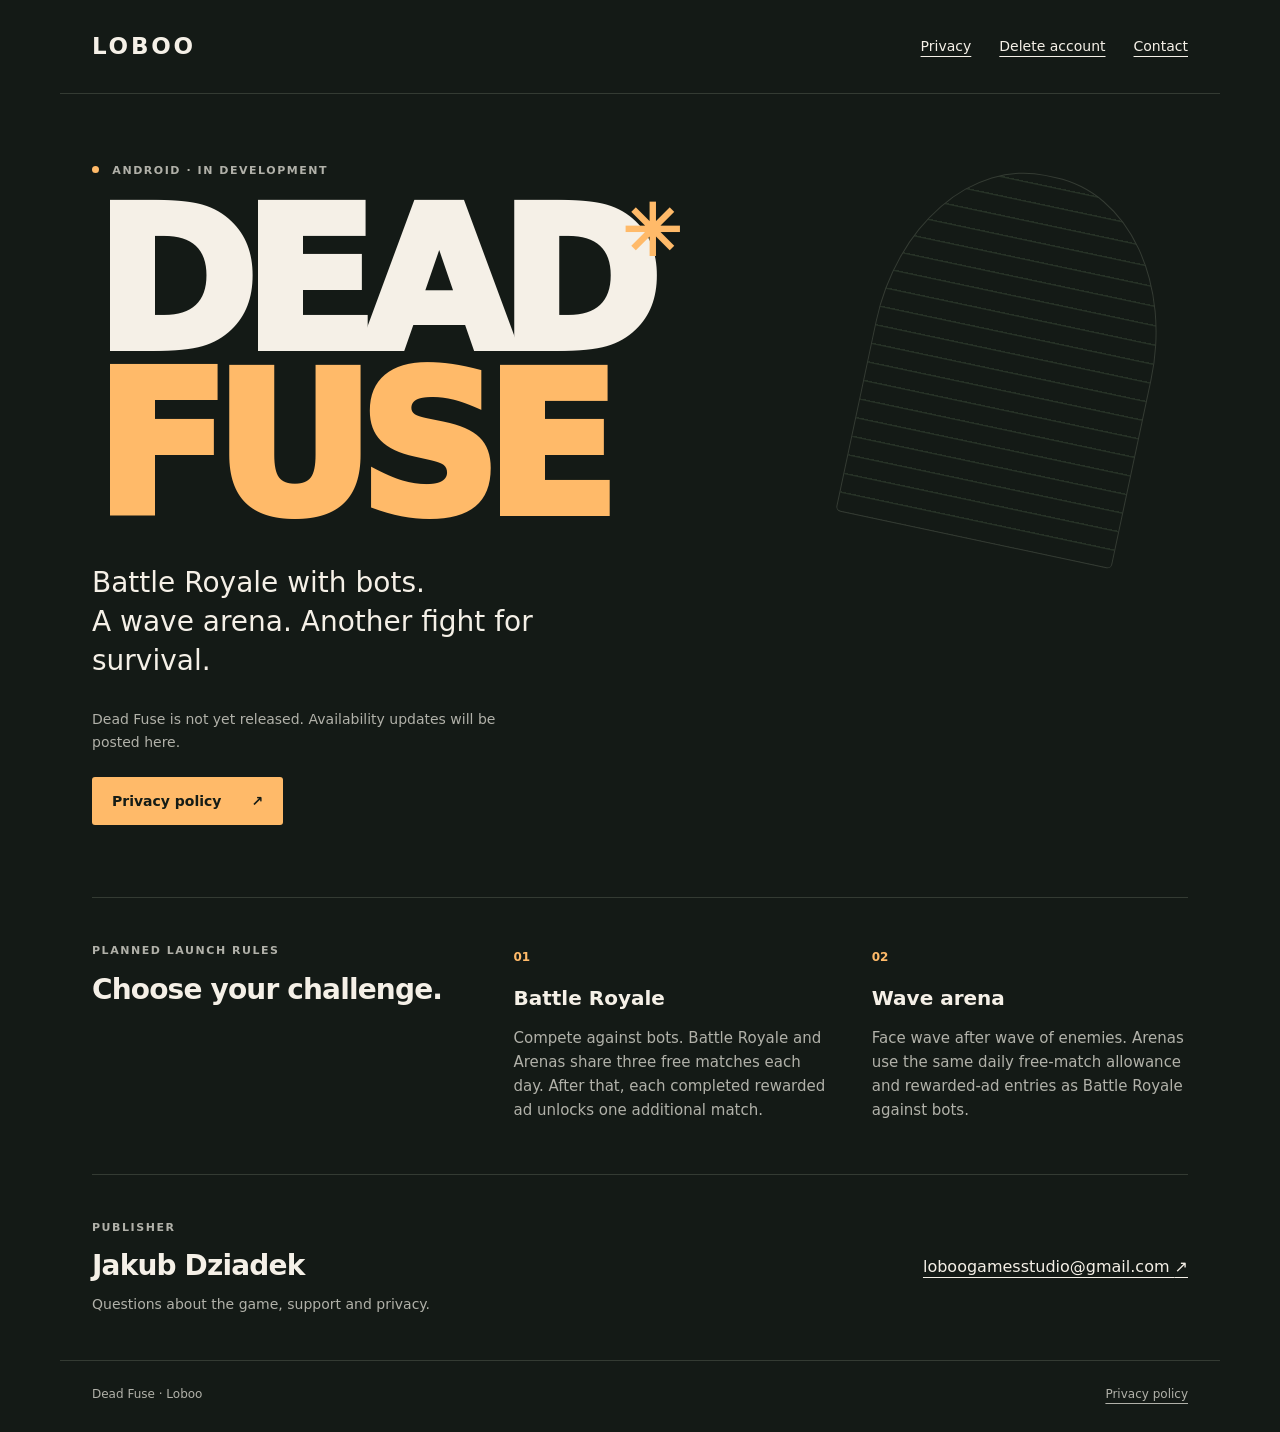
<file: index.html>
<!doctype html>
<html lang="en">
<head>
  <meta charset="utf-8">
  <meta name="viewport" content="width=device-width, initial-scale=1">
  <meta name="description" content="Dead Fuse by Loboo — an Android survival game. Game information, support and privacy.">
  <title>Dead Fuse · Loboo</title>
  <link rel="icon" href="/favicon.svg" type="image/svg+xml">
<link rel="stylesheet" href="/styles.css">
</head>
<body>
  <a class="skip" href="#main">Skip to content</a>
  <header class="site-header"><a class="wordmark" href="/" aria-label="Loboo — Home">LOBOO</a><nav aria-label="Navigation"><a href="/privacy-policy.html">Privacy</a><a href="/account-deletion.html">Delete account</a><a href="#contact">Contact</a></nav></header>
  <main id="main">
    <section class="hero" aria-labelledby="title">
      <p class="eyebrow"><span class="status-dot" aria-hidden="true"></span> Android · In development</p>
      <h1 id="title">DEAD<br><span>FUSE</span><span class="fuse-mark" aria-hidden="true">✳</span></h1>
      <p class="lead">Battle Royale with bots.<br>A wave arena. Another fight for survival.</p>
      <p class="release-note">Dead Fuse is not yet released. Availability updates will be posted here.</p>
      <a class="button" href="/privacy-policy.html">Privacy policy <span aria-hidden="true">↗</span></a>
    </section>
    <section class="modes" aria-labelledby="modes-title"><div><p class="eyebrow">Planned launch rules</p><h2 id="modes-title">Choose your challenge.</h2></div><div class="mode"><span class="number">01</span><h3>Battle Royale</h3><p>Compete against bots. Battle Royale and Arenas share three free matches each day. After that, each completed rewarded ad unlocks one additional match.</p></div><div class="mode"><span class="number">02</span><h3>Wave arena</h3><p>Face wave after wave of enemies. Arenas use the same daily free-match allowance and rewarded-ad entries as Battle Royale against bots.</p></div></section>
    <section class="contact" id="contact" aria-labelledby="contact-title"><div><p class="eyebrow">Publisher</p><h2 id="contact-title">Jakub Dziadek</h2><p>Questions about the game, support and privacy.</p></div><a class="contact-link" href="mailto:loboogamesstudio@gmail.com">loboogamesstudio@gmail.com <span aria-hidden="true">↗</span></a></section>
  </main>
  <footer><span>Dead Fuse · Loboo</span><a href="/privacy-policy.html">Privacy policy</a></footer>
</body>
</html>
</file>
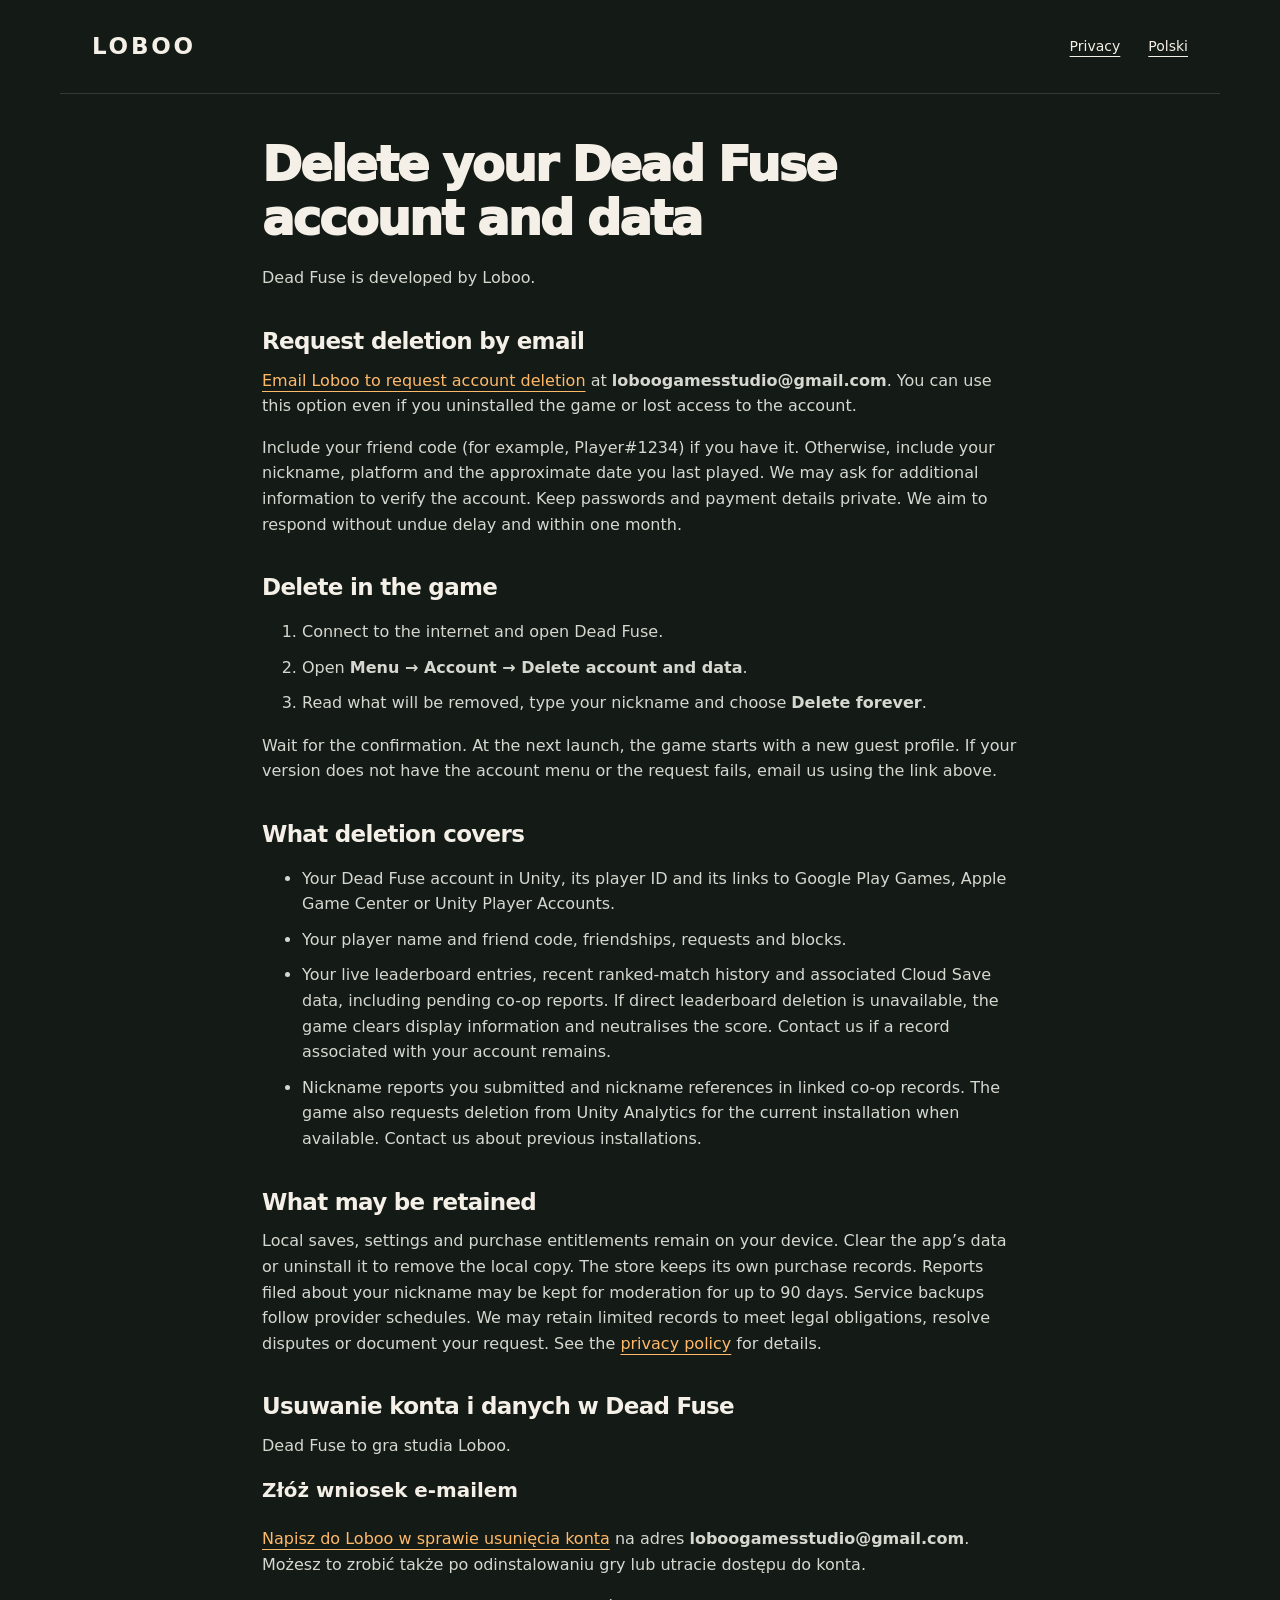
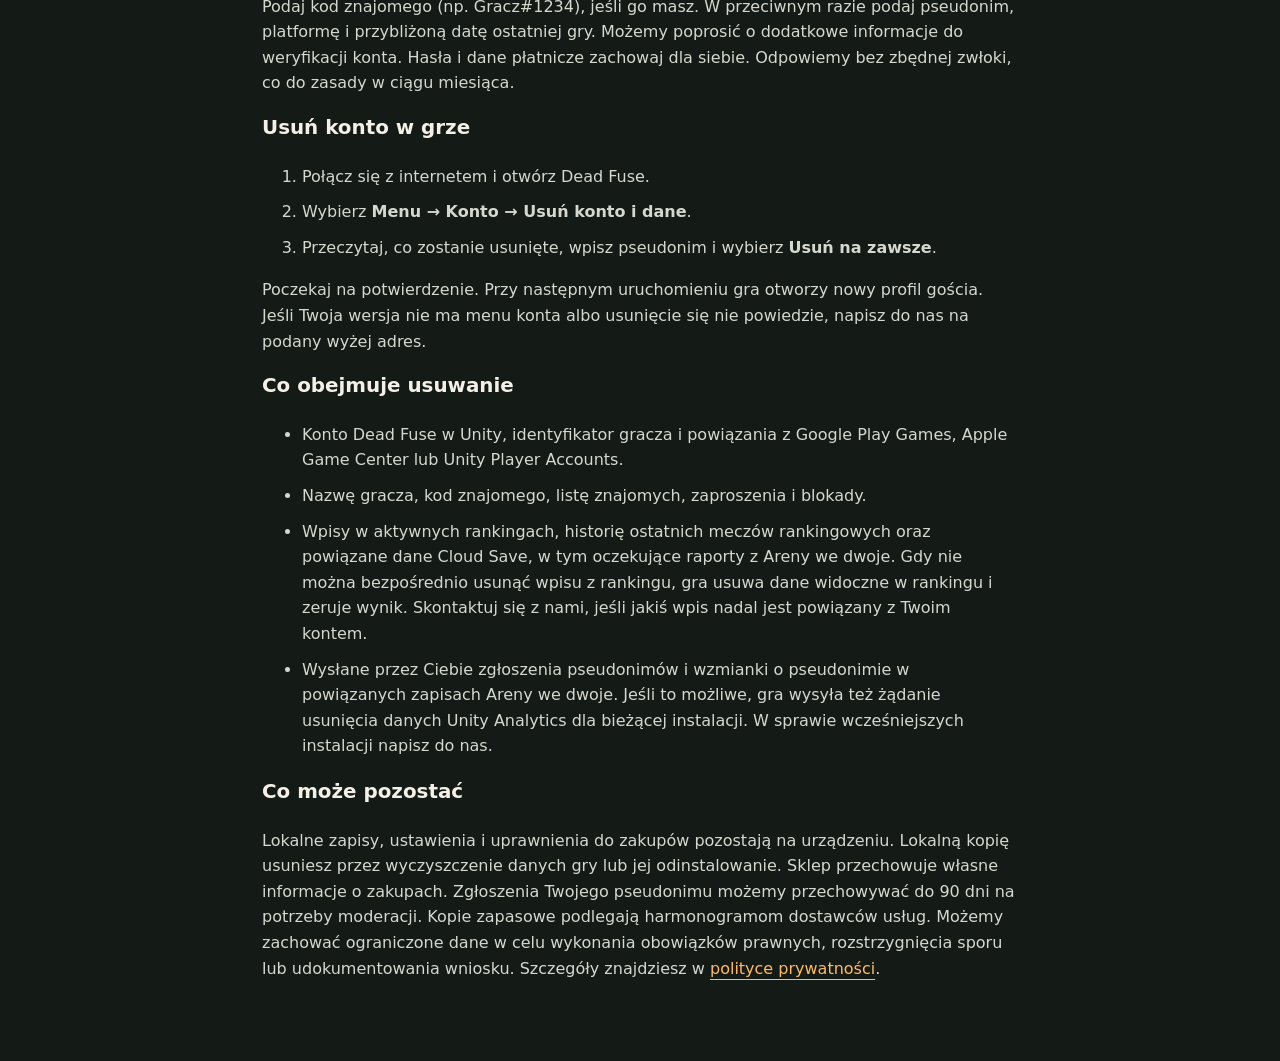
<file: account-deletion.html>
<!doctype html>
<html lang="en">
<head>
<meta charset="utf-8">
<meta name="viewport" content="width=device-width, initial-scale=1">
<meta name="description" content="Request deletion of your Dead Fuse account and data from Loboo.">
<title>Dead Fuse — Delete your account and data</title>
<link rel="icon" href="/favicon.svg" type="image/svg+xml">
<link rel="stylesheet" href="/styles.css">
</head>
<body>
<header class="site-header"><a class="wordmark" href="/" aria-label="Loboo — Home">LOBOO</a><nav aria-label="Navigation"><a href="/privacy-policy.html">Privacy</a><a href="#pl" lang="pl">Polski</a></nav></header>
<main class="privacy-content" id="main">
<h1>Delete your Dead Fuse account and data</h1>
<p>Dead Fuse is developed by Loboo.</p>
<h2>Request deletion by email</h2>
<p><a href="mailto:loboogamesstudio@gmail.com?subject=Dead%20Fuse%20account%20deletion">Email Loboo to request account deletion</a> at <strong>loboogamesstudio@gmail.com</strong>. You can use this option even if you uninstalled the game or lost access to the account.</p>
<p>Include your friend code (for example, Player#1234) if you have it. Otherwise, include your nickname, platform and the approximate date you last played. We may ask for additional information to verify the account. Keep passwords and payment details private. We aim to respond without undue delay and within one month.</p>
<h2>Delete in the game</h2>
<ol>
<li>Connect to the internet and open Dead Fuse.</li>
<li>Open <strong>Menu → Account → Delete account and data</strong>.</li>
<li>Read what will be removed, type your nickname and choose <strong>Delete forever</strong>.</li>
</ol>
<p>Wait for the confirmation. At the next launch, the game starts with a new guest profile. If your version does not have the account menu or the request fails, email us using the link above.</p>
<h2>What deletion covers</h2>
<ul>
<li>Your Dead Fuse account in Unity, its player ID and its links to Google Play Games, Apple Game Center or Unity Player Accounts.</li>
<li>Your player name and friend code, friendships, requests and blocks.</li>
<li>Your live leaderboard entries, recent ranked-match history and associated Cloud Save data, including pending co-op reports. If direct leaderboard deletion is unavailable, the game clears display information and neutralises the score. Contact us if a record associated with your account remains.</li>
<li>Nickname reports you submitted and nickname references in linked co-op records. The game also requests deletion from Unity Analytics for the current installation when available. Contact us about previous installations.</li>
</ul>
<h2>What may be retained</h2>
<p>Local saves, settings and purchase entitlements remain on your device. Clear the app’s data or uninstall it to remove the local copy. The store keeps its own purchase records. Reports filed about your nickname may be kept for moderation for up to 90 days. Service backups follow provider schedules. We may retain limited records to meet legal obligations, resolve disputes or document your request. See the <a href="/privacy-policy.html">privacy policy</a> for details.</p>
<section id="pl" lang="pl" aria-labelledby="heading-pl">
<h2 id="heading-pl">Usuwanie konta i danych w Dead Fuse</h2>
<p>Dead Fuse to gra studia Loboo.</p>
<h3>Złóż wniosek e-mailem</h3>
<p><a href="mailto:loboogamesstudio@gmail.com?subject=Usuni%C4%99cie%20konta%20Dead%20Fuse">Napisz do Loboo w sprawie usunięcia konta</a> na adres <strong>loboogamesstudio@gmail.com</strong>. Możesz to zrobić także po odinstalowaniu gry lub utracie dostępu do konta.</p>
<p>Podaj kod znajomego (np. Gracz#1234), jeśli go masz. W przeciwnym razie podaj pseudonim, platformę i przybliżoną datę ostatniej gry. Możemy poprosić o dodatkowe informacje do weryfikacji konta. Hasła i dane płatnicze zachowaj dla siebie. Odpowiemy bez zbędnej zwłoki, co do zasady w ciągu miesiąca.</p>
<h3>Usuń konto w grze</h3>
<ol>
<li>Połącz się z internetem i otwórz Dead Fuse.</li>
<li>Wybierz <strong>Menu → Konto → Usuń konto i dane</strong>.</li>
<li>Przeczytaj, co zostanie usunięte, wpisz pseudonim i wybierz <strong>Usuń na zawsze</strong>.</li>
</ol>
<p>Poczekaj na potwierdzenie. Przy następnym uruchomieniu gra otworzy nowy profil gościa. Jeśli Twoja wersja nie ma menu konta albo usunięcie się nie powiedzie, napisz do nas na podany wyżej adres.</p>
<h3>Co obejmuje usuwanie</h3>
<ul>
<li>Konto Dead Fuse w Unity, identyfikator gracza i powiązania z Google Play Games, Apple Game Center lub Unity Player Accounts.</li>
<li>Nazwę gracza, kod znajomego, listę znajomych, zaproszenia i blokady.</li>
<li>Wpisy w aktywnych rankingach, historię ostatnich meczów rankingowych oraz powiązane dane Cloud Save, w tym oczekujące raporty z Areny we dwoje. Gdy nie można bezpośrednio usunąć wpisu z rankingu, gra usuwa dane widoczne w rankingu i zeruje wynik. Skontaktuj się z nami, jeśli jakiś wpis nadal jest powiązany z Twoim kontem.</li>
<li>Wysłane przez Ciebie zgłoszenia pseudonimów i wzmianki o pseudonimie w powiązanych zapisach Areny we dwoje. Jeśli to możliwe, gra wysyła też żądanie usunięcia danych Unity Analytics dla bieżącej instalacji. W sprawie wcześniejszych instalacji napisz do nas.</li>
</ul>
<h3>Co może pozostać</h3>
<p>Lokalne zapisy, ustawienia i uprawnienia do zakupów pozostają na urządzeniu. Lokalną kopię usuniesz przez wyczyszczenie danych gry lub jej odinstalowanie. Sklep przechowuje własne informacje o zakupach. Zgłoszenia Twojego pseudonimu możemy przechowywać do 90 dni na potrzeby moderacji. Kopie zapasowe podlegają harmonogramom dostawców usług. Możemy zachować ograniczone dane w celu wykonania obowiązków prawnych, rozstrzygnięcia sporu lub udokumentowania wniosku. Szczegóły znajdziesz w <a href="/privacy-policy.html">polityce prywatności</a>.</p>
</section>
</main>
</body>
</html>
</file>
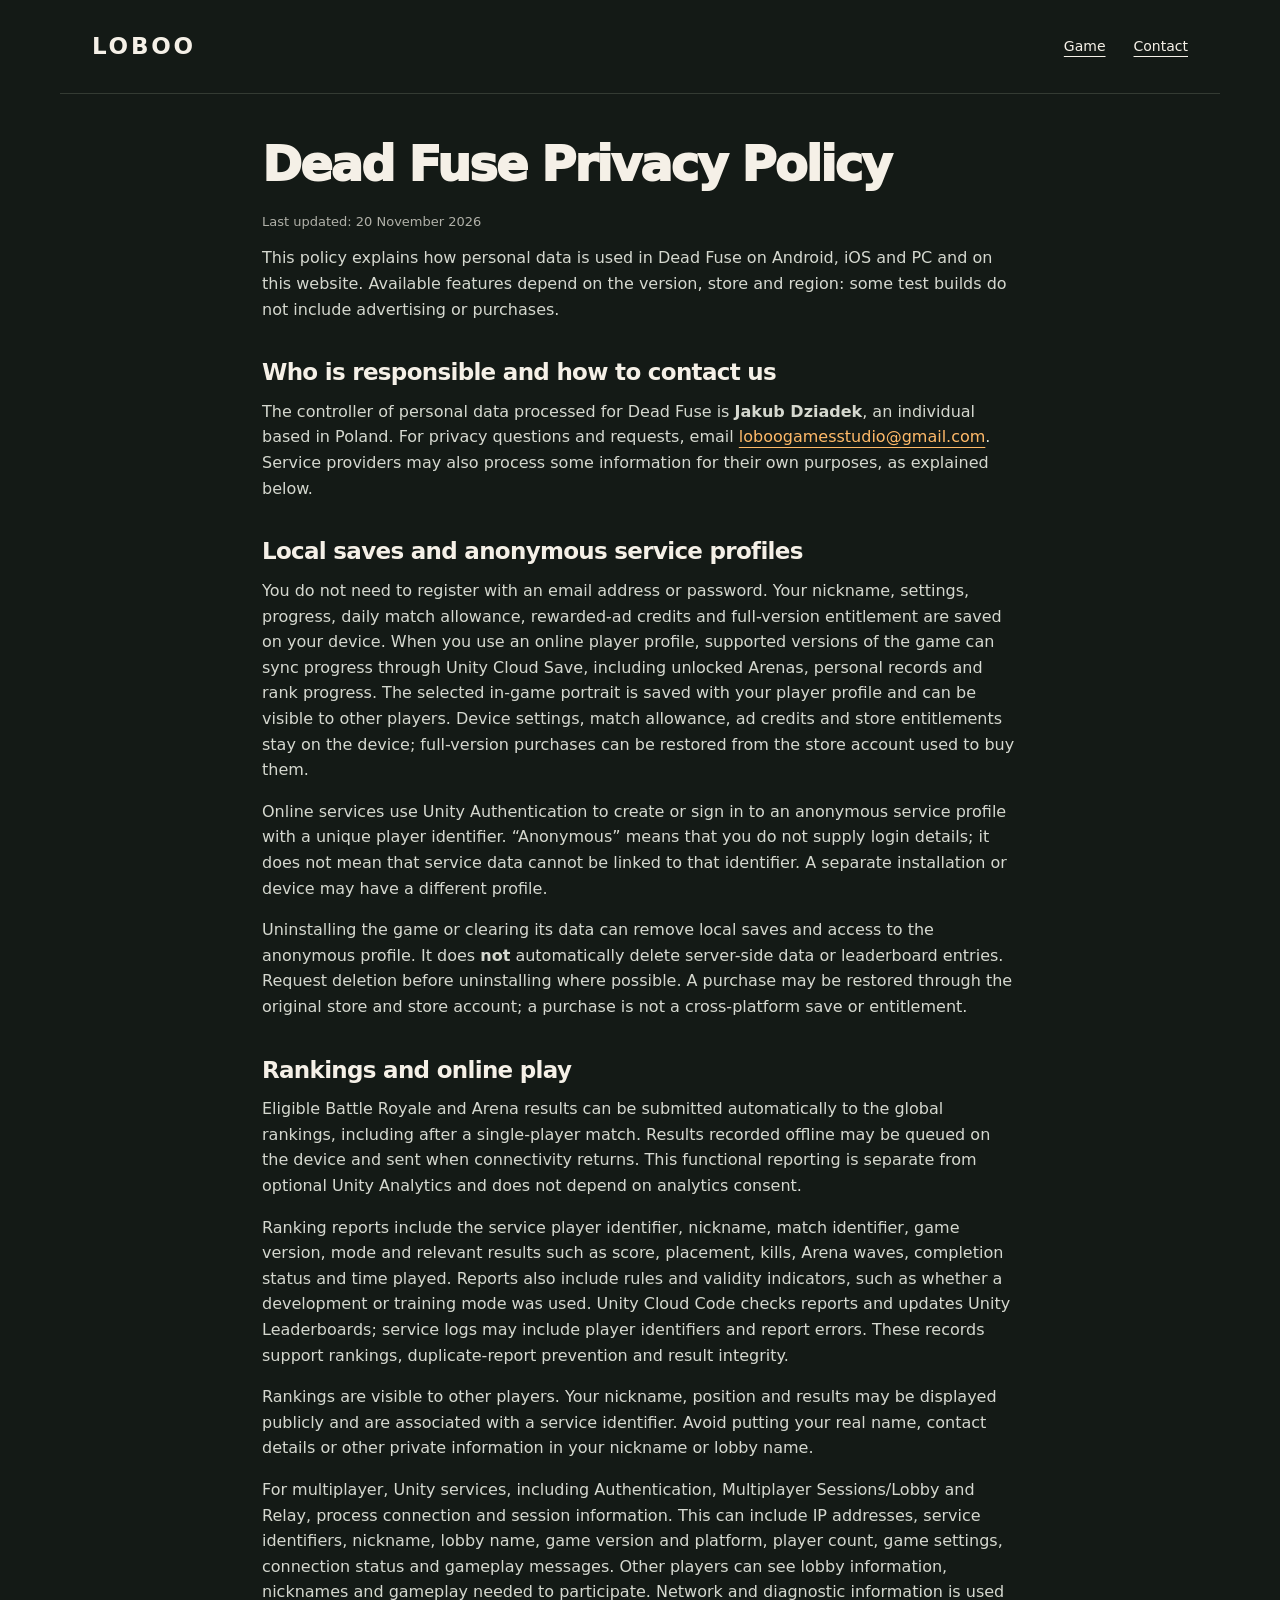
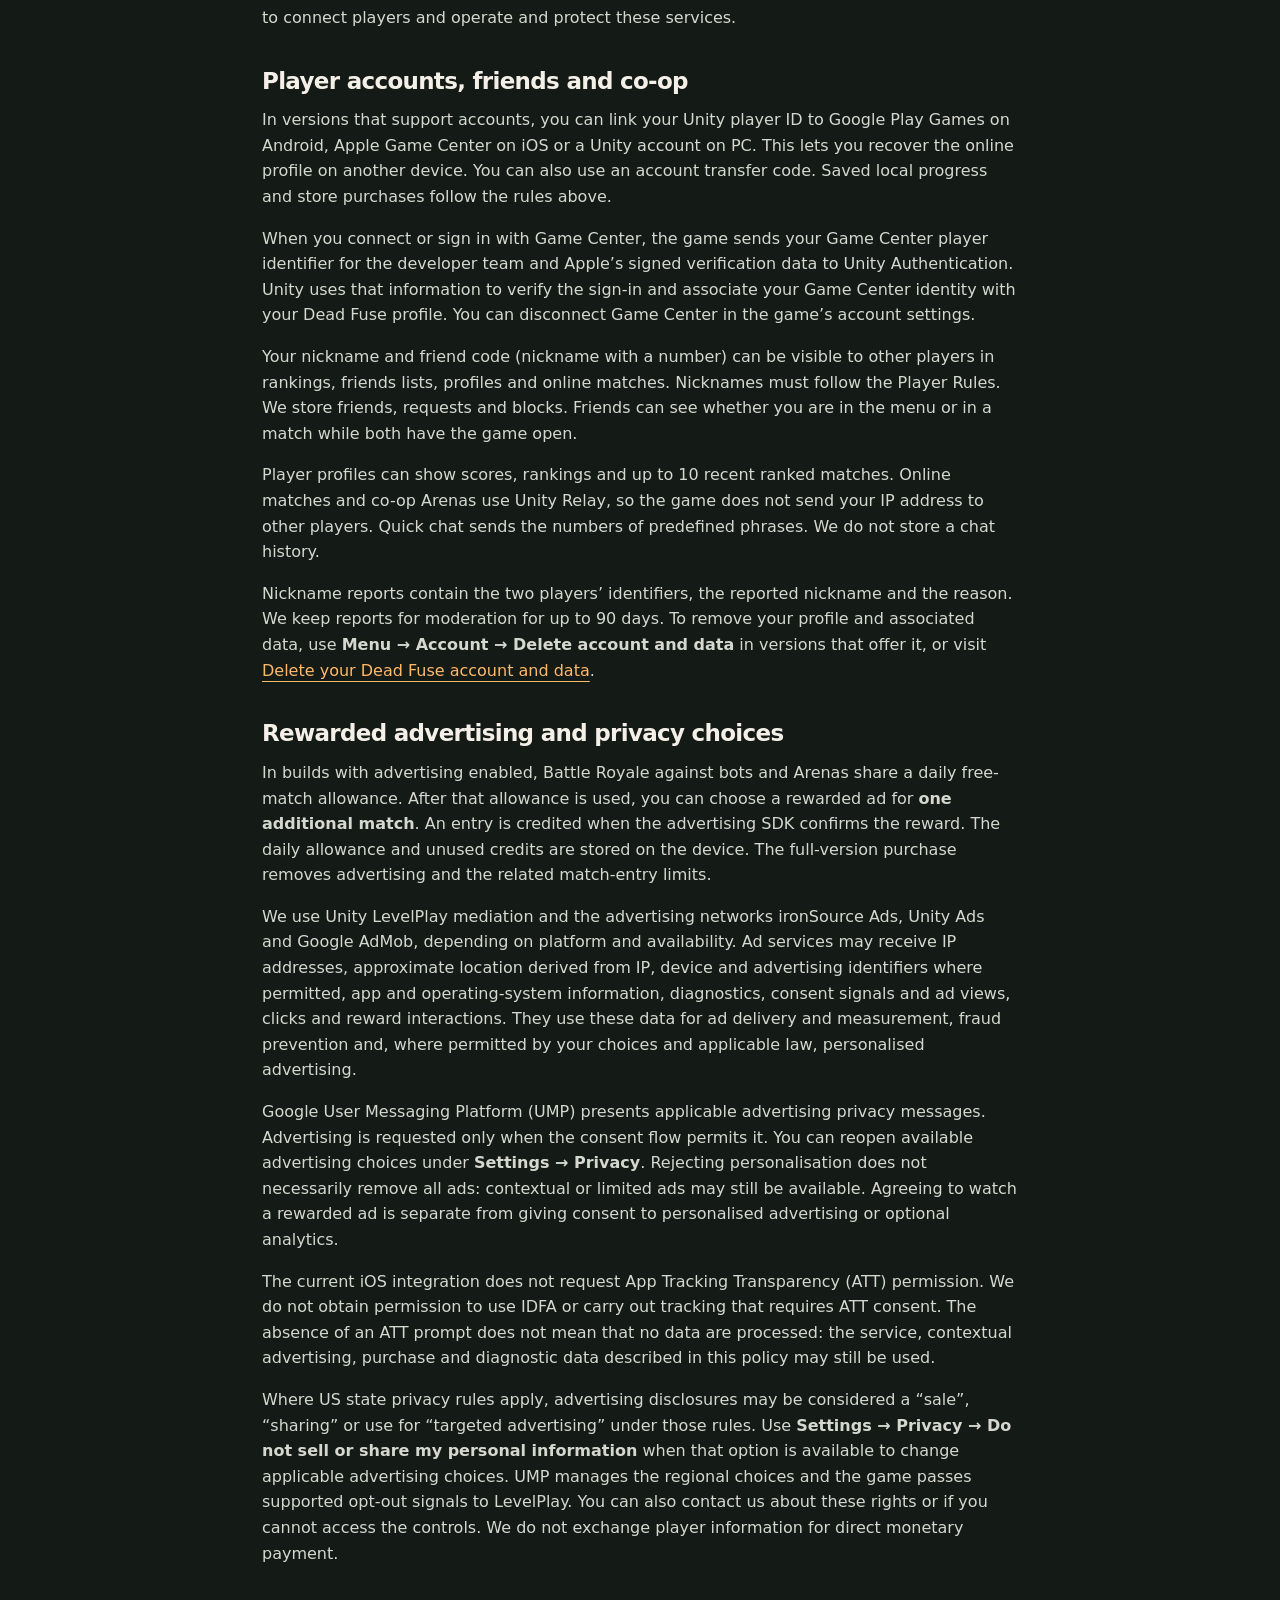
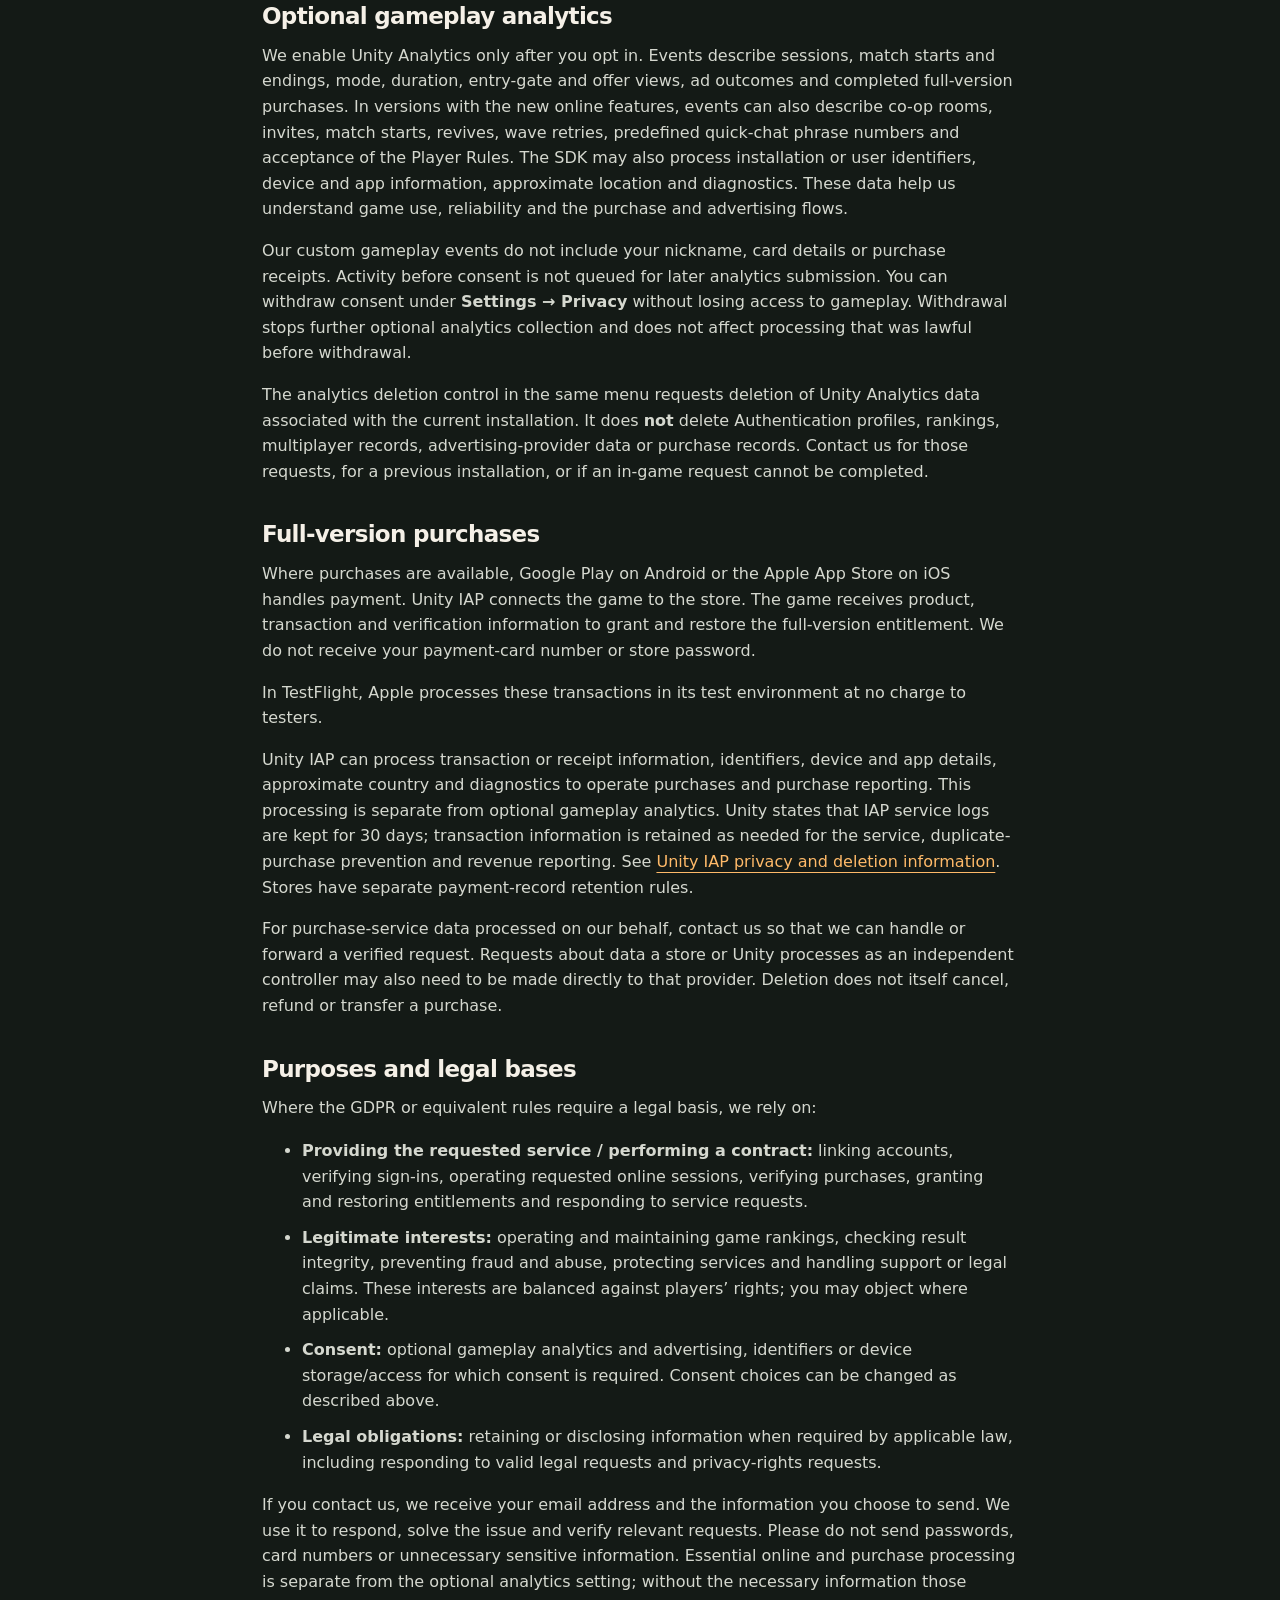
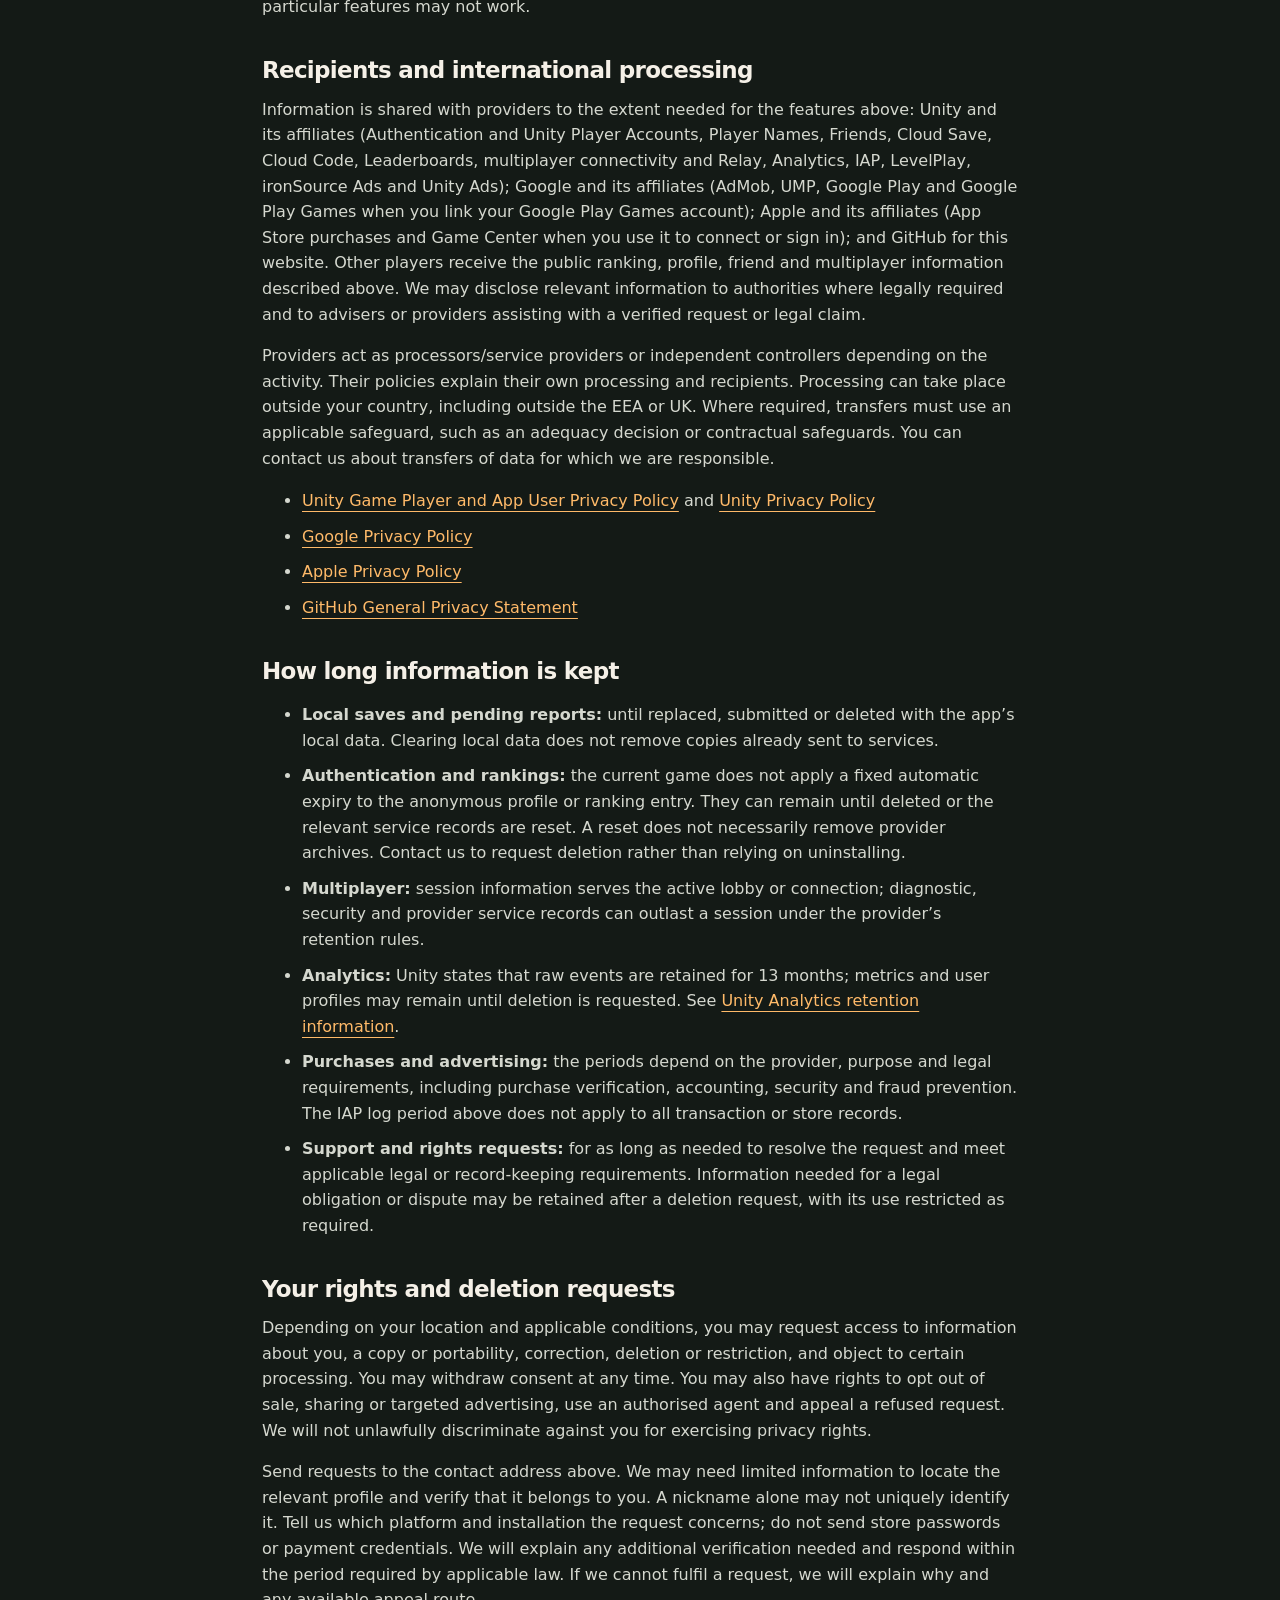
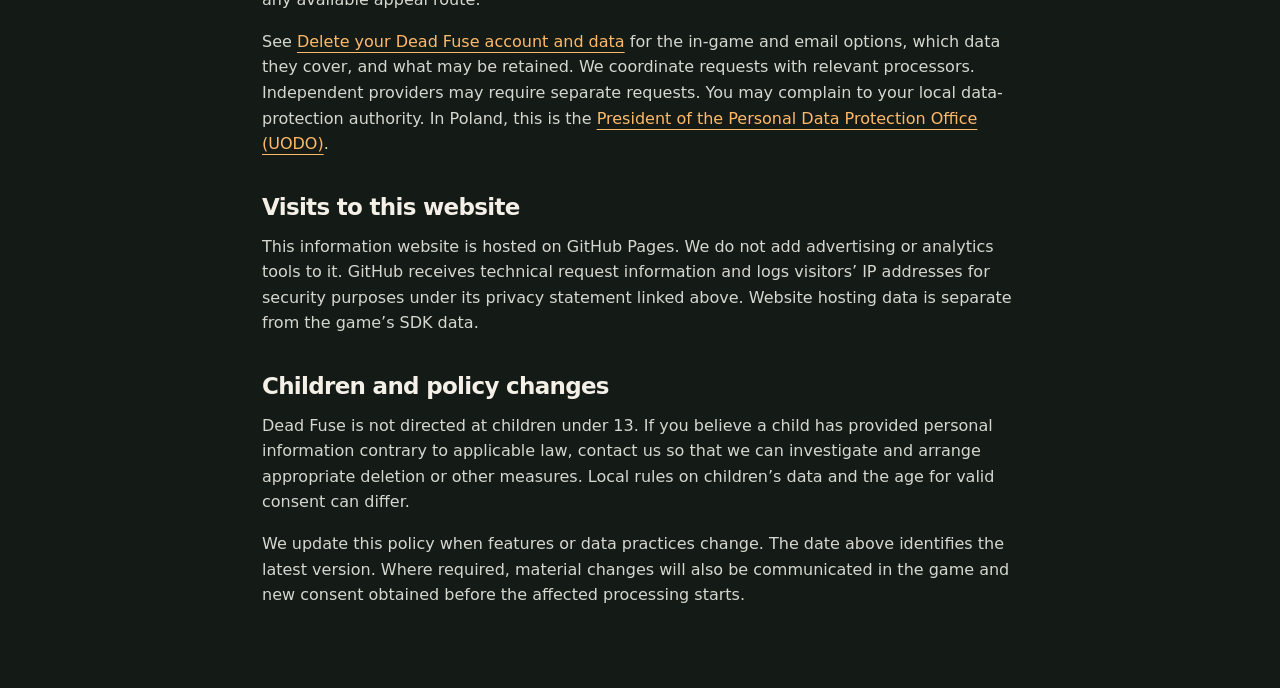
<file: privacy-policy.html>
<!doctype html>
<html lang="en">
<head>
<meta charset="utf-8">
<meta name="viewport" content="width=device-width, initial-scale=1">
<meta name="description" content="Privacy policy for Dead Fuse by Jakub Dziadek.">
<title>Dead Fuse — Privacy Policy</title>
<link rel="icon" href="/favicon.svg" type="image/svg+xml">
<link rel="stylesheet" href="/styles.css">
</head>
<body>
<header class="site-header"><a class="wordmark" href="/" aria-label="Loboo — Home">LOBOO</a><nav aria-label="Navigation"><a href="/">Game</a><a href="mailto:loboogamesstudio@gmail.com">Contact</a></nav></header>
<main class="privacy-content" id="main">
<h1>Dead Fuse Privacy Policy</h1>
<p class="date">Last updated: 20 November 2026</p>
<p>This policy explains how personal data is used in Dead Fuse on Android, iOS and PC and on this website. Available features depend on the version, store and region: some test builds do not include advertising or purchases.</p>

<h2 id="controller">Who is responsible and how to contact us</h2>
<p>The controller of personal data processed for Dead Fuse is <strong>Jakub Dziadek</strong>, an individual based in Poland. For privacy questions and requests, email <a href="mailto:loboogamesstudio@gmail.com">loboogamesstudio@gmail.com</a>. Service providers may also process some information for their own purposes, as explained below.</p>

<h2 id="local-data">Local saves and anonymous service profiles</h2>
<p>You do not need to register with an email address or password. Your nickname, settings, progress, daily match allowance, rewarded-ad credits and full-version entitlement are saved on your device. When you use an online player profile, supported versions of the game can sync progress through Unity Cloud Save, including unlocked Arenas, personal records and rank progress. The selected in-game portrait is saved with your player profile and can be visible to other players. Device settings, match allowance, ad credits and store entitlements stay on the device; full-version purchases can be restored from the store account used to buy them.</p>
<p>Online services use Unity Authentication to create or sign in to an anonymous service profile with a unique player identifier. “Anonymous” means that you do not supply login details; it does not mean that service data cannot be linked to that identifier. A separate installation or device may have a different profile.</p>
<p>Uninstalling the game or clearing its data can remove local saves and access to the anonymous profile. It does <strong>not</strong> automatically delete server-side data or leaderboard entries. Request deletion before uninstalling where possible. A purchase may be restored through the original store and store account; a purchase is not a cross-platform save or entitlement.</p>

<h2 id="rankings">Rankings and online play</h2>
<p>Eligible Battle Royale and Arena results can be submitted automatically to the global rankings, including after a single-player match. Results recorded offline may be queued on the device and sent when connectivity returns. This functional reporting is separate from optional Unity Analytics and does not depend on analytics consent.</p>
<p>Ranking reports include the service player identifier, nickname, match identifier, game version, mode and relevant results such as score, placement, kills, Arena waves, completion status and time played. Reports also include rules and validity indicators, such as whether a development or training mode was used. Unity Cloud Code checks reports and updates Unity Leaderboards; service logs may include player identifiers and report errors. These records support rankings, duplicate-report prevention and result integrity.</p>
<p>Rankings are visible to other players. Your nickname, position and results may be displayed publicly and are associated with a service identifier. Avoid putting your real name, contact details or other private information in your nickname or lobby name.</p>
<p>For multiplayer, Unity services, including Authentication, Multiplayer Sessions/Lobby and Relay, process connection and session information. This can include IP addresses, service identifiers, nickname, lobby name, game version and platform, player count, game settings, connection status and gameplay messages. Other players can see lobby information, nicknames and gameplay needed to participate. Network and diagnostic information is used to connect players and operate and protect these services.</p>

<h2 id="accounts">Player accounts, friends and co-op</h2>
<p>In versions that support accounts, you can link your Unity player ID to Google Play Games on Android, Apple Game Center on iOS or a Unity account on PC. This lets you recover the online profile on another device. You can also use an account transfer code. Saved local progress and store purchases follow the rules above.</p>
<p>When you connect or sign in with Game Center, the game sends your Game Center player identifier for the developer team and Apple’s signed verification data to Unity Authentication. Unity uses that information to verify the sign-in and associate your Game Center identity with your Dead Fuse profile. You can disconnect Game Center in the game’s account settings.</p>
<p>Your nickname and friend code (nickname with a number) can be visible to other players in rankings, friends lists, profiles and online matches. Nicknames must follow the Player Rules. We store friends, requests and blocks. Friends can see whether you are in the menu or in a match while both have the game open.</p>
<p>Player profiles can show scores, rankings and up to 10 recent ranked matches. Online matches and co-op Arenas use Unity Relay, so the game does not send your IP address to other players. Quick chat sends the numbers of predefined phrases. We do not store a chat history.</p>
<p>Nickname reports contain the two players’ identifiers, the reported nickname and the reason. We keep reports for moderation for up to 90 days. To remove your profile and associated data, use <strong>Menu → Account → Delete account and data</strong> in versions that offer it, or visit <a href="/account-deletion.html">Delete your Dead Fuse account and data</a>.</p>

<h2 id="advertising">Rewarded advertising and privacy choices</h2>
<p>In builds with advertising enabled, Battle Royale against bots and Arenas share a daily free-match allowance. After that allowance is used, you can choose a rewarded ad for <strong>one additional match</strong>. An entry is credited when the advertising SDK confirms the reward. The daily allowance and unused credits are stored on the device. The full-version purchase removes advertising and the related match-entry limits.</p>
<p>We use Unity LevelPlay mediation and the advertising networks ironSource Ads, Unity Ads and Google AdMob, depending on platform and availability. Ad services may receive IP addresses, approximate location derived from IP, device and advertising identifiers where permitted, app and operating-system information, diagnostics, consent signals and ad views, clicks and reward interactions. They use these data for ad delivery and measurement, fraud prevention and, where permitted by your choices and applicable law, personalised advertising.</p>
<p>Google User Messaging Platform (UMP) presents applicable advertising privacy messages. Advertising is requested only when the consent flow permits it. You can reopen available advertising choices under <strong>Settings → Privacy</strong>. Rejecting personalisation does not necessarily remove all ads: contextual or limited ads may still be available. Agreeing to watch a rewarded ad is separate from giving consent to personalised advertising or optional analytics.</p>
<p>The current iOS integration does not request App Tracking Transparency (ATT) permission. We do not obtain permission to use IDFA or carry out tracking that requires ATT consent. The absence of an ATT prompt does not mean that no data are processed: the service, contextual advertising, purchase and diagnostic data described in this policy may still be used.</p>
<p>Where US state privacy rules apply, advertising disclosures may be considered a “sale”, “sharing” or use for “targeted advertising” under those rules. Use <strong>Settings → Privacy → Do not sell or share my personal information</strong> when that option is available to change applicable advertising choices. UMP manages the regional choices and the game passes supported opt-out signals to LevelPlay. You can also contact us about these rights or if you cannot access the controls. We do not exchange player information for direct monetary payment.</p>

<h2 id="analytics">Optional gameplay analytics</h2>
<p>We enable Unity Analytics only after you opt in. Events describe sessions, match starts and endings, mode, duration, entry-gate and offer views, ad outcomes and completed full-version purchases. In versions with the new online features, events can also describe co-op rooms, invites, match starts, revives, wave retries, predefined quick-chat phrase numbers and acceptance of the Player Rules. The SDK may also process installation or user identifiers, device and app information, approximate location and diagnostics. These data help us understand game use, reliability and the purchase and advertising flows.</p>
<p>Our custom gameplay events do not include your nickname, card details or purchase receipts. Activity before consent is not queued for later analytics submission. You can withdraw consent under <strong>Settings → Privacy</strong> without losing access to gameplay. Withdrawal stops further optional analytics collection and does not affect processing that was lawful before withdrawal.</p>
<p>The analytics deletion control in the same menu requests deletion of Unity Analytics data associated with the current installation. It does <strong>not</strong> delete Authentication profiles, rankings, multiplayer records, advertising-provider data or purchase records. Contact us for those requests, for a previous installation, or if an in-game request cannot be completed.</p>

<h2 id="purchases">Full-version purchases</h2>
<p>Where purchases are available, Google Play on Android or the Apple App Store on iOS handles payment. Unity IAP connects the game to the store. The game receives product, transaction and verification information to grant and restore the full-version entitlement. We do not receive your payment-card number or store password.</p>
<p>In TestFlight, Apple processes these transactions in its test environment at no charge to testers.</p>
<p>Unity IAP can process transaction or receipt information, identifiers, device and app details, approximate country and diagnostics to operate purchases and purchase reporting. This processing is separate from optional gameplay analytics. Unity states that IAP service logs are kept for 30 days; transaction information is retained as needed for the service, duplicate-purchase prevention and revenue reporting. See <a href="https://docs.unity.com/en-us/iap/privacy-and-consent/overview">Unity IAP privacy and deletion information</a>. Stores have separate payment-record retention rules.</p>
<p>For purchase-service data processed on our behalf, contact us so that we can handle or forward a verified request. Requests about data a store or Unity processes as an independent controller may also need to be made directly to that provider. Deletion does not itself cancel, refund or transfer a purchase.</p>

<h2 id="purposes">Purposes and legal bases</h2>
<p>Where the GDPR or equivalent rules require a legal basis, we rely on:</p>
<ul>
<li><strong>Providing the requested service / performing a contract:</strong> linking accounts, verifying sign-ins, operating requested online sessions, verifying purchases, granting and restoring entitlements and responding to service requests.</li>
<li><strong>Legitimate interests:</strong> operating and maintaining game rankings, checking result integrity, preventing fraud and abuse, protecting services and handling support or legal claims. These interests are balanced against players’ rights; you may object where applicable.</li>
<li><strong>Consent:</strong> optional gameplay analytics and advertising, identifiers or device storage/access for which consent is required. Consent choices can be changed as described above.</li>
<li><strong>Legal obligations:</strong> retaining or disclosing information when required by applicable law, including responding to valid legal requests and privacy-rights requests.</li>
</ul>
<p>If you contact us, we receive your email address and the information you choose to send. We use it to respond, solve the issue and verify relevant requests. Please do not send passwords, card numbers or unnecessary sensitive information. Essential online and purchase processing is separate from the optional analytics setting; without the necessary information those particular features may not work.</p>

<h2 id="providers">Recipients and international processing</h2>
<p>Information is shared with providers to the extent needed for the features above: Unity and its affiliates (Authentication and Unity Player Accounts, Player Names, Friends, Cloud Save, Cloud Code, Leaderboards, multiplayer connectivity and Relay, Analytics, IAP, LevelPlay, ironSource Ads and Unity Ads); Google and its affiliates (AdMob, UMP, Google Play and Google Play Games when you link your Google Play Games account); Apple and its affiliates (App Store purchases and Game Center when you use it to connect or sign in); and GitHub for this website. Other players receive the public ranking, profile, friend and multiplayer information described above. We may disclose relevant information to authorities where legally required and to advisers or providers assisting with a verified request or legal claim.</p>
<p>Providers act as processors/service providers or independent controllers depending on the activity. Their policies explain their own processing and recipients. Processing can take place outside your country, including outside the EEA or UK. Where required, transfers must use an applicable safeguard, such as an adequacy decision or contractual safeguards. You can contact us about transfers of data for which we are responsible.</p>
<ul>
<li><a href="https://unity.com/legal/game-player-and-app-user-privacy-policy">Unity Game Player and App User Privacy Policy</a> and <a href="https://unity.com/legal/privacy-policy">Unity Privacy Policy</a></li>
<li><a href="https://policies.google.com/privacy">Google Privacy Policy</a></li>
<li><a href="https://www.apple.com/legal/privacy/">Apple Privacy Policy</a></li>
<li><a href="https://docs.github.com/en/site-policy/privacy-policies/github-general-privacy-statement">GitHub General Privacy Statement</a></li>
</ul>

<h2 id="retention">How long information is kept</h2>
<ul>
<li><strong>Local saves and pending reports:</strong> until replaced, submitted or deleted with the app’s local data. Clearing local data does not remove copies already sent to services.</li>
<li><strong>Authentication and rankings:</strong> the current game does not apply a fixed automatic expiry to the anonymous profile or ranking entry. They can remain until deleted or the relevant service records are reset. A reset does not necessarily remove provider archives. Contact us to request deletion rather than relying on uninstalling.</li>
<li><strong>Multiplayer:</strong> session information serves the active lobby or connection; diagnostic, security and provider service records can outlast a session under the provider’s retention rules.</li>
<li><strong>Analytics:</strong> Unity states that raw events are retained for 13 months; metrics and user profiles may remain until deletion is requested. See <a href="https://docs.unity.com/en-us/analytics/FAQ">Unity Analytics retention information</a>.</li>
<li><strong>Purchases and advertising:</strong> the periods depend on the provider, purpose and legal requirements, including purchase verification, accounting, security and fraud prevention. The IAP log period above does not apply to all transaction or store records.</li>
<li><strong>Support and rights requests:</strong> for as long as needed to resolve the request and meet applicable legal or record-keeping requirements. Information needed for a legal obligation or dispute may be retained after a deletion request, with its use restricted as required.</li>
</ul>

<h2 id="rights">Your rights and deletion requests</h2>
<p>Depending on your location and applicable conditions, you may request access to information about you, a copy or portability, correction, deletion or restriction, and object to certain processing. You may withdraw consent at any time. You may also have rights to opt out of sale, sharing or targeted advertising, use an authorised agent and appeal a refused request. We will not unlawfully discriminate against you for exercising privacy rights.</p>
<p>Send requests to the contact address above. We may need limited information to locate the relevant profile and verify that it belongs to you. A nickname alone may not uniquely identify it. Tell us which platform and installation the request concerns; do not send store passwords or payment credentials. We will explain any additional verification needed and respond within the period required by applicable law. If we cannot fulfil a request, we will explain why and any available appeal route.</p>
<p>See <a href="/account-deletion.html">Delete your Dead Fuse account and data</a> for the in-game and email options, which data they cover, and what may be retained. We coordinate requests with relevant processors. Independent providers may require separate requests. You may complain to your local data-protection authority. In Poland, this is the <a href="https://uodo.gov.pl/en">President of the Personal Data Protection Office (UODO)</a>.</p>

<h2 id="website">Visits to this website</h2>
<p>This information website is hosted on GitHub Pages. We do not add advertising or analytics tools to it. GitHub receives technical request information and logs visitors’ IP addresses for security purposes under its privacy statement linked above. Website hosting data is separate from the game’s SDK data.</p>

<h2 id="children">Children and policy changes</h2>
<p>Dead Fuse is not directed at children under 13. If you believe a child has provided personal information contrary to applicable law, contact us so that we can investigate and arrange appropriate deletion or other measures. Local rules on children’s data and the age for valid consent can differ.</p>
<p>We update this policy when features or data practices change. The date above identifies the latest version. Where required, material changes will also be communicated in the game and new consent obtained before the affected processing starts.</p>
</main>
</body>
</html>
</file>
<file: styles.css>
:root{color-scheme:dark;--ink:#f5f0e7;--muted:#b1b1a9;--accent:#ffba69;--line:#343b33;--bg:#141a16}*{box-sizing:border-box}html{scroll-behavior:smooth}body{margin:0;background:var(--bg);color:var(--ink);font:17px/1.6 system-ui,-apple-system,BlinkMacSystemFont,"Segoe UI",sans-serif}a{color:inherit;text-underline-offset:5px}a:hover{color:var(--accent)}a:focus-visible{outline:3px solid var(--accent);outline-offset:6px}h1,h2,h3,p{margin-top:0}.site-header,main,footer{max-width:1160px;margin:auto;padding-left:32px;padding-right:32px}.site-header{display:flex;justify-content:space-between;align-items:center;padding-top:28px;padding-bottom:28px;border-bottom:1px solid var(--line)}.wordmark{font-weight:850;letter-spacing:.12em;font-size:23px;text-decoration:none}.wordmark span{font-size:10px;vertical-align:top;line-height:2}nav{display:flex;gap:28px;font-size:14px}.hero{padding:68px 0 72px;position:relative}.eyebrow{text-transform:uppercase;letter-spacing:.14em;font-size:11px;font-weight:750;color:var(--muted);margin-bottom:22px}.status-dot{display:inline-block;width:7px;height:7px;border-radius:50%;background:var(--accent);margin:0 8px 1px 0}h1{font-size:clamp(88px,16vw,196px);line-height:.84;letter-spacing:-.075em;font-weight:950;position:relative;width:max-content;margin-bottom:32px}h1>span:first-of-type{color:var(--accent)}.fuse-mark{position:absolute;right:-.52em;top:.02em;color:var(--accent);font-size:.36em;letter-spacing:0}.lead{font-size:clamp(20px,3vw,28px);line-height:1.4;max-width:540px}.release-note{font-size:14px;color:var(--muted);max-width:450px;margin:20px 0 24px}.button{display:inline-flex;gap:30px;align-items:center;padding:13px 20px;color:#151c16;background:var(--accent);font-size:14px;font-weight:750;text-decoration:none;border-radius:3px}.button:hover{background:#ffd19a;color:#151c16}.modes{display:grid;grid-template-columns:1.2fr 1fr 1fr;gap:42px;border-top:1px solid var(--line);padding:44px 0 52px}h2{font-size:28px;line-height:1.25;font-weight:650;letter-spacing:-.03em}.modes .eyebrow{margin-bottom:12px}.number{color:var(--accent);font-size:12px;font-weight:750}.mode h3{font-size:20px;margin:12px 0}.mode p{color:var(--muted);font-size:15px;margin-bottom:0}.contact{border-top:1px solid var(--line);padding:44px 0;display:flex;align-items:center;justify-content:space-between;gap:24px}.contact h2{margin-bottom:10px}.contact p:not(.eyebrow){font-size:14px;color:var(--muted);margin:0}.contact .eyebrow{margin-bottom:12px}.contact-link{font-size:16px;overflow-wrap:anywhere}.draft-note{border-left:2px solid var(--accent);padding:10px 16px;margin:0 0 38px;color:var(--muted);font-size:13px;max-width:780px}footer{display:flex;justify-content:space-between;gap:20px;border-top:1px solid var(--line);padding-top:24px;padding-bottom:28px;font-size:12px;color:var(--muted)}.skip{position:fixed;top:-100px;left:20px;background:var(--accent);color:#151c16;padding:12px;z-index:10}.skip:focus{top:12px}.privacy-content{max-width:820px;padding-top:44px;padding-bottom:64px}.privacy-content h1{font-size:clamp(32px,6vw,48px);line-height:1.12;letter-spacing:-.04em;width:auto;margin-bottom:20px}.privacy-content h2{font-size:23px;margin:36px 0 12px}.privacy-content p,.privacy-content li{font-size:16px;color:#d5d8cf}.privacy-content .date{font-size:13px;color:var(--muted)}.privacy-content aside{padding:16px 20px;border:1px solid #665039;background:#30291e;color:#ffe1b7;font-size:14px;margin:24px 0}.privacy-content a{color:var(--accent)}.privacy-content li{margin-bottom:10px}@media(min-width:900px){.hero:after{content:"";position:absolute;right:35px;top:78px;width:280px;height:370px;border:1px solid var(--line);border-radius:48% 48% 5px 5px;transform:rotate(12deg);background:repeating-linear-gradient(0deg,transparent 0,transparent 17px,#263126 18px,#263126 19px);pointer-events:none}}@media(max-width:760px){.site-header,main,footer{padding-left:22px;padding-right:22px}.hero{padding:52px 0}.modes{grid-template-columns:1fr;gap:28px}.modes h2{margin-bottom:0}.mode{border-top:1px solid var(--line);padding-top:22px}.contact{align-items:flex-start;flex-direction:column}.contact-link{font-size:15px}nav{gap:18px}.privacy-content{padding-top:32px}}@media(prefers-reduced-motion:reduce){html{scroll-behavior:auto}}
</file>
